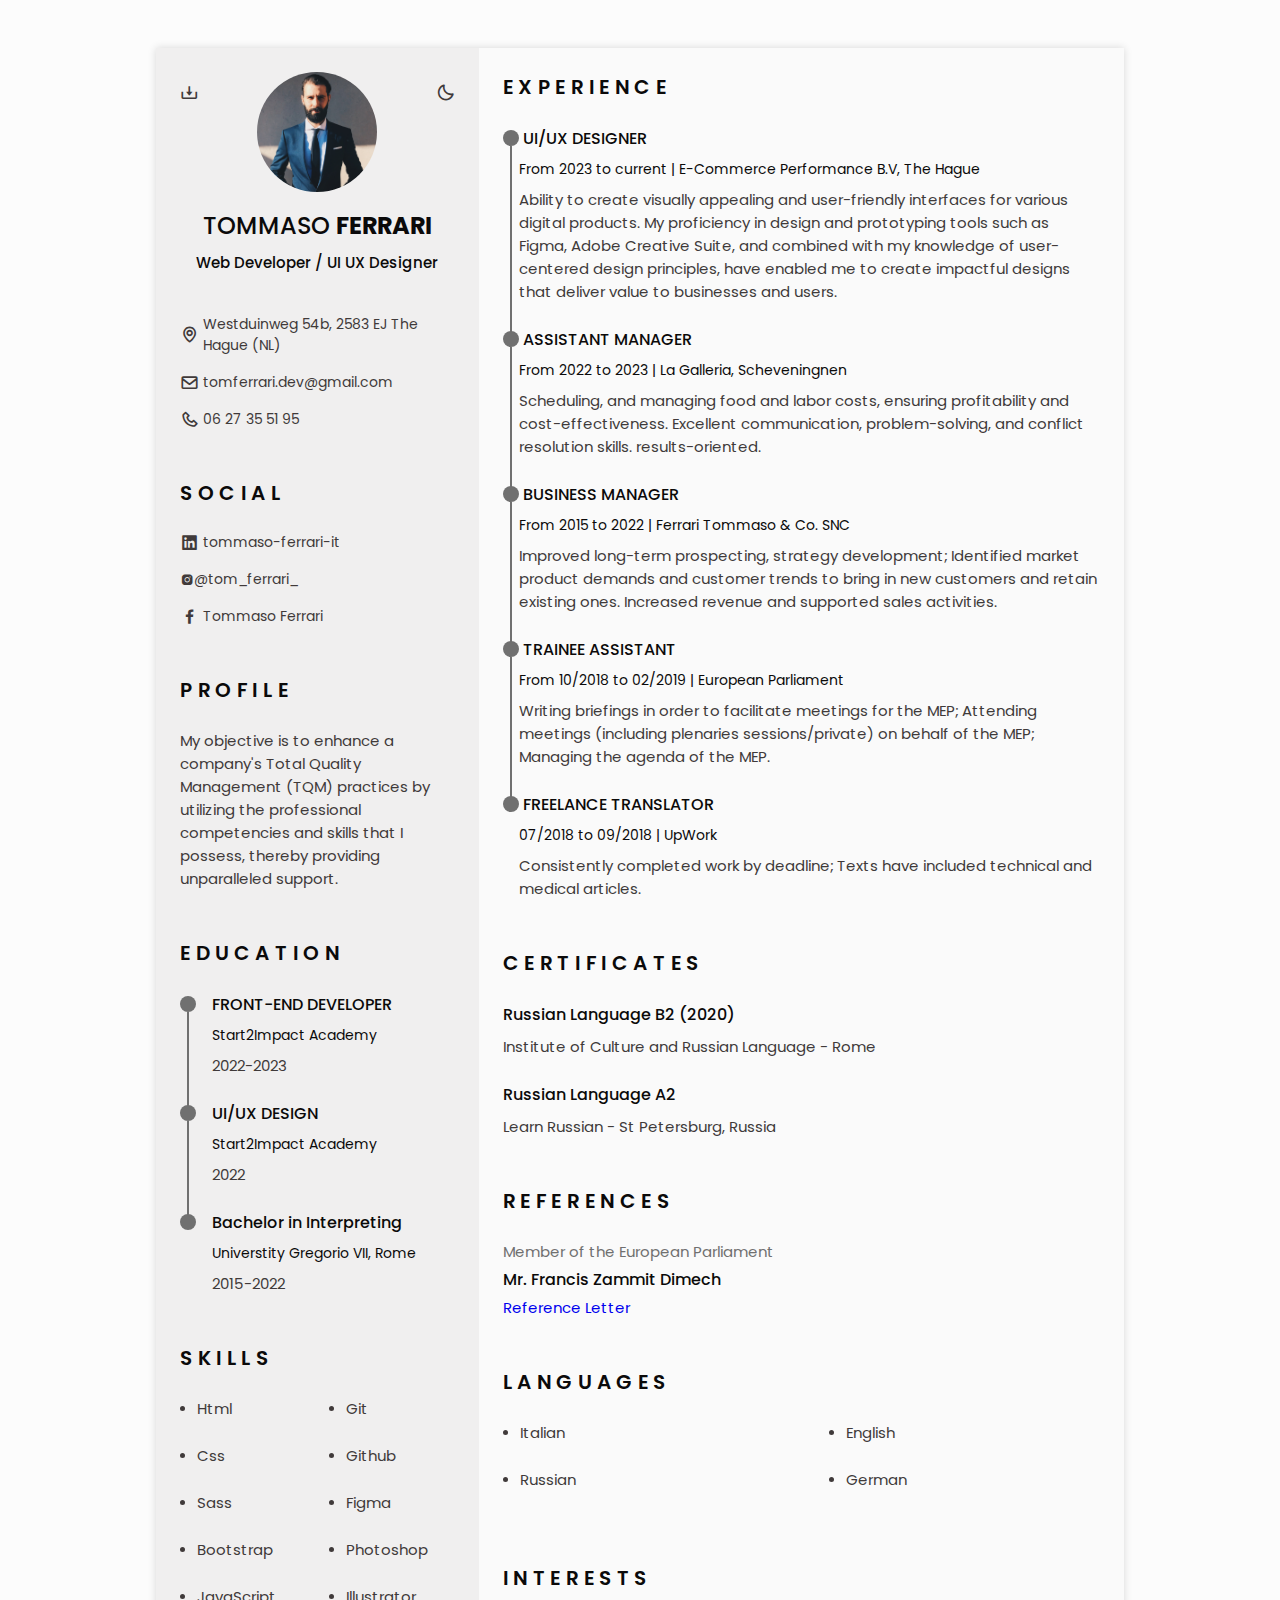
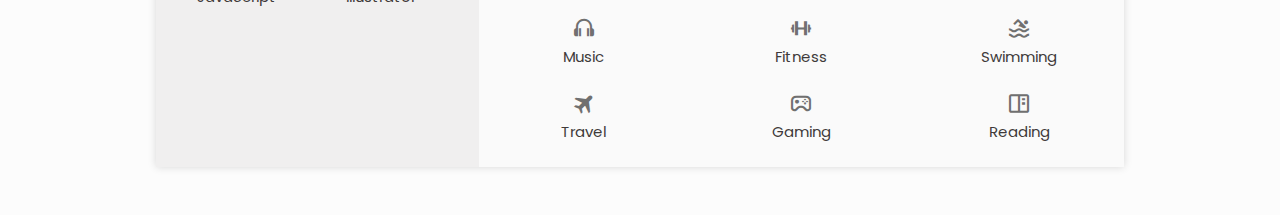
<file: Resume/resume.html>
<!DOCTYPE html>
<html lang="en">
<head>
    <meta charset="UTF-8">
    <meta http-equiv="X-UA-Compatible" content="IE=edge">
    <meta name="viewport" content="width=device-width, initial-scale=1.0">

    <!-- BOX ICONS -->
    <link rel="stylesheet"
    href="https://cdn.jsdelivr.net/npm/boxicons@latest/css/boxicons.min.css">


    <link rel="stylesheet" href="CSS/style.css">
    <title>Tommaso Ferrari Resume</title>
</head>
<body>
    <!-- HEADER -->
    <header class="l-header" id="header">
        <nav class="nav bd-container">
            <a href="#" class="nav__logo">TOM FERRARI</a>
            <div class="nav__menu" id="nav-menu">
                <ul class="nav__list">
                    <li class="nav__item">
                        <a href="#home" class="nav__link active-link">
                            <i class='bx bx-home nav__icon'></i>Home
                        </a>
                    </li>

                    <li class="nav__item">
                        <a href="#profile" class="nav__link">
                            <i class='bx bx-user nav__icon'></i>Profile
                        </a>
                    </li>

                    <li class="nav__item">
                        <a href="#education" class="nav__link">
                            <i class='bx bx-book nav__icon'></i>Education
                        </a>
                    </li>

                    <li class="nav__item">
                        <a href="#skills" class="nav__link">
                            <i class='bx bx-receipt nav__icon'></i>Skills
                        </a>
                    </li>

                    <li class="nav__item">
                        <a href="#experience" class="nav__link">
                            <i class='bx bx-briefcase-alt nav__icon'></i>Experience
                        </a>
                    </li>

                    <li class="nav__item">
                        <a href="#certificates" class="nav__link">
                            <i class='bx bx-award nav__icon'></i>Certificates
                        </a>
                    </li>

                    <li class="nav__item">
                        <a href="#references" class="nav__link">
                            <i class='bx bx-link-external nav__icon'></i>References
                        </a>
                    </li>
                </ul>
            </div>

            <div class="nav__toggle" id="nav-toggle">
                <i class='bx bx-grid-alt'></i>
            </div>
        </nav>
    </header>

    <main class="l-main bd-container">
        <!-- All elements within this div, is generated in PDF -->
        <div class="resume" id="area-cv">
            <div class="resume__left">
                 <!-- HOME -->
                 <section class="home" id="home">
                    <div class="home__container section bd-grid">
                        <div class="home__data bd-grid">
                            <img src="img/pic1.jpg" alt="" class="home__img">

                            <h1 class="home__title">TOMMASO <b>FERRARI</b></h1>
                            <h3 class="home__profession">Web Developer / UI UX Designer</h3>

                            <!-- Button to download CV saved in PDF folder. -->
                            <div>
                                <a  download="" href="pdf/Tommaso_Ferrari_Resume.pdf" class="home__button-movil">Download</a>
                            </div>
                        </div>

                        <div class="home__address bd-grid">
                            <span class="home__information">
                                <i class='bx bx-map home__icon'></i> Westduinweg 54b, 2583 EJ The Hague (NL)
                            </span>
                            <span class="home__information">
                                <i class='bx bx-envelope home__icon'></i> tomferrari.dev@gmail.com
                            </span>
                            <span class="home__information">
                                <i class='bx bx-phone home__icon'></i> 06 27 35 51 95
                            </span>
                        </div>
                    </div>
                    <!-- Theme change button -->
        <i class='bx bx-moon change-theme' title="Theme" id="theme-button"></i>
                    <!-- Button to generate and download pdf -->
        <i class='bx bx-download generate-pdf' title="Generate PDF" id="resume-button"></i>
                 </section>

        

        <!-- SOCIAL -->
        <section class="social section">
            <h2 class="section-title">SOCIAL</h2>

            <div class="social__container bd-grid">
                <a href="https://www.linkedin.com/in/tommaso-ferrari-it/" target="_blank" class="social__link">
                    <i class='bx bxl-linkedin-square social__icon'></i>tommaso-ferrari-it
                </a>
                <a href="https://www.instagram.com/tom_ferrari_/" target="_blank" class="social__link">
                    <i class='bx bxl-instagram-alt social_icon'></i>@tom_ferrari_
                </a>
                <a href="" target="_blank" class="social__link">
                    <i class='bx bxl-facebook social__icon'></i>Tommaso Ferrari
                </a>
            </div>
        </section>

        <!-- PROFILE -->

        <section class="profile section" id="profile">
            <h2 class="section-title">Profile</h2>

            <p class="profile__description">My objective is to enhance a company's Total Quality Management (TQM) practices by utilizing the professional competencies and skills that I possess, thereby providing unparalleled support.</p>
        </section>

        <!-- EDUCATION -->

        <section class="education section" id="education">
            <h2 class="section-title">Education</h2>

            <div class="education__container bd-grid">
                <div class="education__content">
                    <div class="education__time">
                        <span class="education__rounder"></span>
                        <span class="education__line"></span>
                    </div>

                    <div class="education__data bd-grid">
                        <h3 class="education__title">FRONT-END DEVELOPER</h3>
                        <span class="education__studies">Start2Impact Academy</span>
                        <span class="education__year">2022-2023</span>
                    </div>
                </div>

                <div class="education__content">
                    <div class="education__time">
                        <span class="education__rounder"></span>
                        <span class="education__line"></span>
                    </div>

                    <div class="education__data bd-grid">
                        <h3 class="education__title">UI/UX DESIGN</h3>
                        <span class="education__studies">Start2Impact Academy</span>
                        <span class="education__year">2022</span>
                    </div>
                </div>

                <div class="education__content">
                    <div class="education__time">
                        <span class="education__rounder"></span>
                       <!-- <span class="education__line"></span> -->
                    </div>

                    <div class="education__data bd-grid">
                        <h3 class="education__title">Bachelor in Interpreting</h3>
                        <span class="education__studies">Universtity Gregorio VII, Rome</span>
                        <span class="education__year">2015-2022</span>
                    </div>
                </div>
            </div>
        </section>

        <!-- SKILLS -->
        
        <section class="skills section" id="skills">
            <h2 class="section-title">Skills</h2>

            <div class="skills__content bd-grid">
                <ul class="skills__data">
                    <li class="skills__name">
                        <span class="skills__circle"></span>Html
                    </li>
                    <li class="skills__name">
                        <span class="skills__circle"></span>Css
                    </li>
                    <li class="skills__name">
                        <span class="skills__circle"></span>Sass
                    </li>
                    <li class="skills__name">
                        <span class="skills__circle"></span>Bootstrap
                    </li>
                    <li class="skills__name">
                        <span class="skills__circle"></span>JavaScript
                    </li>
                </ul>
                <ul class="skills__data">
                    <li class="skills__name">
                        <span class="skills__circle"></span>Git
                    </li>
                    <li class="skills__name">
                        <span class="skills__circle"></span>Github
                    </li>
                    <li class="skills__name">
                        <span class="skills__circle"></span>Figma
                    </li>
                    <li class="skills__name">
                        <span class="skills__circle"></span>Photoshop
                    </li>
                    <li class="skills__name">
                        <span class="skills__circle"></span>Illustrator
                    </li>
                </ul>
            </div>
        </section> 
            </div>

            <div class="resume__right">
                 <!-- EXPERIENCE -->
                 <section class="experience section" id="experience">
                    <h2 class="section-title">Experience</h2>

                    <div class="experience__container bd-grid">
                        <div class="experience__content">
                            <div class="experience time">
                                <span class="experience__rounder"></span>
                                <span class="experience__line"></span>
                            </div>

                            <div class="experience__data bd-grid">
                                <h3 class="experience__title">UI/UX DESIGNER</h3>
                                <span class="experience__company">From 2023 to current | E-Commerce Performance B.V, The Hague</span>
                                <p class="experience__description">Ability to create visually appealing and user-friendly
                                    interfaces for various digital products. My proficiency in
                                    design and prototyping tools such as Figma, Adobe Creative
                                    Suite, and combined with my knowledge of user-centered
                                    design principles, have enabled me to create impactful
                                    designs that deliver value to businesses and users.</p>
                            </div>
                        </div>

                        <div class="experience__content">
                            <div class="experience time">
                                <span class="experience__rounder"></span>
                                <span class="experience__line"></span>
                            </div>

                            <div class="experience__data bd-grid">
                                <h3 class="experience__title">ASSISTANT MANAGER</h3>
                                <span class="experience__company">From 2022 to 2023 | La Galleria, Scheveningnen</span>
                                <p class="experience__description">Scheduling, and managing food and labor costs, ensuring
                                    profitability and cost-effectiveness. Excellent communication,
                                    problem-solving, and conflict resolution skills. results-oriented.</p>
                            </div>
                        </div>

                        <div class="experience__content">
                            <div class="experience time">
                                <span class="experience__rounder"></span>
                                <span class="experience__line"></span>
                            </div>

                            <div class="experience__data bd-grid">
                                <h3 class="experience__title">BUSINESS MANAGER</h3>
                                <span class="experience__company">From 2015 to 2022 | Ferrari Tommaso & Co. SNC</span>
                                <p class="experience__description">Improved long-term prospecting, strategy development;
                                    Identified market product demands and customer trends to
                                    bring in new customers and retain existing ones. Increased
                                    revenue and supported sales activities.</p>
                            </div>
                        </div>

                        <div class="experience__content">
                            <div class="experience time">
                                <span class="experience__rounder"></span>
                                <span class="experience__line"></span>
                            </div>

                            <div class="experience__data bd-grid">
                                <h3 class="experience__title">TRAINEE ASSISTANT</h3>
                                <span class="experience__company">From 10/2018 to 02/2019 | European Parliament</span>
                                <p class="experience__description">Writing briefings in order to facilitate meetings for the MEP;
                                    Attending meetings (including plenaries sessions/private) on
                                    behalf of the MEP; Managing the agenda of the MEP.</p>
                            </div>
                        </div>
                        
                        <div class="experience__content">
                            <div class="experience time">
                                <span class="experience__rounder"></span>
                                <!--<span class="experience__line"></span>-->
                            </div>

                            <div class="experience__data bd-grid">
                                <h3 class="experience__title">FREELANCE TRANSLATOR</h3>
                                <span class="experience__company">07/2018 to 09/2018 | UpWork</span>
                                <p class="experience__description">Consistently completed work by deadline; Texts have
                                    included technical and medical articles.</p>
                            </div> 
                            
                        </div>
                    </div>
                 </section>

        <!-- CERTIFICATES -->
        <section class="certificate section" id="certificate">
            <h2 class="section-title">Certificates</h2>

            <div class="certificate__container bd-grid">
                <div class="certificate__content">
                    <h3 class="certificate__title">Russian Language B2 (2020)</h3>
                    <p class="certificate__description">Institute of Culture and Russian Language - Rome </p>
                </div>

                <div class="certificate__content">
                    <h3 class="certificate__title">Russian Language A2 </h3>
                    <p class="certificate__description">Learn Russian - St Petersburg, Russia</p>
                </div>

                <!--<div class="certificate__content">
                    <h3 class="certificate__title">Achievement medal for productivity excellence during the year (2019)</h3>
                    <p class="certificate__description">Lorem ipsum dolor sit amet consectetur adipisicing elit. Reprehenderit, commodi?</p>
                </div>-->
            </div>
        </section>

        <!-- REFERENCES -->
        <section class="references section" id="references">
            <h2 class="section-title">References</h2>

            <div class="references__container bd-grid">
                <div class="references__content bd-grid">
                    <span class="references__subtitle">Member of the European Parliament</span>
                    <h3 class="references__title">Mr. Francis Zammit Dimech</h3>
                    <ul class="references__contact">
                        <li><a href="bit.ly/3y8HVGc">Reference Letter</a></li>
                        <!--<li>Email: user@email.com</li>-->
                    </ul>
                </div>

                <!--<div class="references__content bd-grid">
                    <span class="references__subtitle">Mag. Developer</span>
                    <h3 class="references__title">Mr. Robbinson Bass</h3>
                    <ul class="references__contact">
                        <li>Phone: 999-888-777</li>
                        <li>Email: user@email.com</li>
                    </ul>
                </div>-->
            </div>
        </section>
        <!-- LANGUAGES --> 
        <section class="languages section">
            <h2 class="section-title">Languages</h2>

            <div class="languages__container">
                <ul class="languages__content bd-grid">
                    <li class="languages__name">
                        <span class="languages__circle"></span> Italian
                    </li>
                    <li class="languages__name">
                        <span class="languages__circle"></span> English
                    </li>
                    <li class="languages__name">
                        <span class="languages__circle"></span> Russian
                    </li>
                    <li class="languages__name">
                        <span class="languages__circle"></span> German
                    </li>
                </ul>
            </div>
        </section> 

        <!-- INTERESTS --> 
        <section class="interest section">
            <h2 class="section-title">Interests</h2>

            <div class="interests__container bd-grid">
                <div class="interests__content">
                    <i class='bx bx-headphone interests__icon'></i>
                    <span class="interests__name">Music</span>
                </div>
                <div class="interests__content">
                    <i class='bx bx-dumbbell interests__icon'></i>
                    <span class="interests__name">Fitness</span>
                </div>
                <div class="interests__content">
                    <i class='bx bx-swim interests__icon'></i>
                    <span class="interests__name">Swimming</span>
                </div>
                <div class="interests__content">
                    <i class='bx bxs-plane-alt interests__icon'></i>
                    <span class="interests__name">Travel</span>
                </div>
                <div class="interests__content">
                    <i class='bx bx-joystick interests__icon'></i>
                    <span class="interests__name">Gaming</span>
                </div>
                <div class="interests__content">
                    <i class='bx bx-book-content interests__icon'></i>
                    <span class="interests__name">Reading</span>
                </div>
            </div>
        </section> 

            </div>
            </div>
        </main>
    

    <!-- SCROLL TOP -->
    <a href="#" class="scrolltop" id="scroll-top">
        <i class='bx bx-up-arrow-alt scrolltop__icon'></i>
    </a>

    <!-- HTML2PDF -->
    <script src="js/html2pdf.bundle.min.js"></script>

    <!-- MAIN JS -->
    <script src="js/main.js"></script>
</body>
</html>
</file>
<file: Resume/CSS/style.css>
/* GOOGLE FONT */
@import url('https://fonts.googleapis.com/css2?family=Poppins:wght@400;500;600&display=swap');

/* VARIABLE CSS */
:root {
--header-height: 3rem;

/* COLORS */
--title-color: #0B0A0A;
--text-color: #403A3A;
--text-color-light: #707070;
--container-color: #FAFAFA;
--container-color-alt: #F0EFEF;
--body-color: #FCFCFC;

/* FONT AND TYPOGRAPHY */
--body-font: 'Poppins', sans-serif;
--h1-font-size: 1.5rem;
--h2-font-size: 1.25rem;
--h3-font-size: 1rem;
--normal-font-size: 0.938rem;
--small-font-size: 0.875rem;
--smaller-font-size-alt: 0.813rem;

/* FONT WEIGHT */
--font-medium: 500;
--font-semi-bold: 600;


/* MARGINS */
--mb-1: 0.5rem;
--mb-2: 1rem;
--mb-3: 1.5rem;


/* Z-INDEX */
--z-tooltip: 10;
--z-fixed: 100;
}

*, ::before, ::after {
  box-sizing: border-box;
}

html {
    scroll-behavior: smooth;
}

/* VARIABLES DARK THEME */
body.dark-theme {
    --title-color: #F2F2F2;
--text-color: #BFBFBF;
--container-color: #212121;
--container-color-alt: #181616;
--body-color: #2B2B2B;
}

/* BUTTON DARK/LIGHT */
.change-theme {
    position: absolute;
    right: 0;
    top: 2.2rem;
    display: flex;
    color: var(--text-color);
    font-size: 1.2rem;
    cursor: pointer;
}

.change-theme:hover {
    color: var(--title-color);
}

/* FONT SIZE VARIABLES TO SCALE CV */
body.scale-cv {
--h1-font-size: .938rem;
--h2-font-size: .938rem;
--h3-font-size: .875rem;
--normal-font-size: .813rem;
--small-font-size: .75rem;
--smaller-font-size-alt: .688rem;
}

/* GENERATE PDF BUTTON */
.generate-pdf {
    display: none;
    position: absolute;
    top: 2.2rem;
    left: 0;
    font-size: 1.2rem;
    color: var(--text-color);
    cursor: pointer;
}

.generate-pdf:hover {
    color: var(--title-color);
}


/* CLASS MODIFIED TO REDUCE SIZE AND PRINT ON A4 SHEET */
.scale-cv .change-theme,
.scale-cv .generate-pdf {
    display: none;
}

.scale-cv .bd-conatiner {
    max-width: 595px;
}

.scale-cv .section {
    padding: 1.5rem 0 .80rem;
}

.scale-cv .section-title {
    margin-bottom: .75rem;
}

.scale-cv .resume__left,
.scale-cv .resume__right {
    padding: 0 1rem;
}

.scale-cv .home__img {
    width: 90px;
    height: 90px;
}

.scale-cv .home__container {
    gap: 1.5rem;
}

.scale-cv .home__data {
    gap: .25rem;
}

.scale-cv .home__address,
.scale-cv .social__container {
    gap: .75rem;
}

.scale-cv .home__icon,
.scale-cv .social__icon
.scale-cv .interest__icon {
    font-size: 1rem;
}

.scale-cv .education__container,
.scale-cv .experience__container,
.scale-cv .certificate__container {
    gap: 1rem;
}

.scale-cv .education__time,
.scale-cv .experience__time {
    padding-right: .5rem;
}

.scale-cv .education__rounder,
.scale-cv .experience__rounder {
    width: 11px;
    height: 11px;
    margin-top: .22rem;
}

.scale-cv .education__line,
.scale-cv .experience__line {
    width: 1px;
    height: 110%;
    transform: translate(5px, 0);
}

.scale-cv .education__data,
.scale-cv .experience__data {
    gap: .25rem;
}

.scale-cv .skills__name {
    margin-bottom: var(--mb-1);
}

.scale-cv .skills__name {
    margin-bottom: 2.5rem;
}

.scale-cv .interest__container {
    column-gap: 2.5rem;
}


body {
    margin: 0 0 var(--header-height) 0;
    padding: 0;
    font-family: var(--body-font);
    font-size: var(--normal-font-size);
    background-color: var(--body-color);
    color: var(--text-color);
}

h1, h2, h3, ul, p {
    margin: 0;
}

h1, h2, h3 {
    color: var(--title-color);
    font-weight: var(--font-medium);
}

ul {
    padding: 0;
    list-style: none;
}

a {
    text-decoration: none;
}

img {
    max-width: 100%;
    height: auto;
}

/* CLASS CSS */
.section {
    padding: 1.5rem 0;
}

.section-title {
    font-size: var(--h2-font-size);
    color: var(--title-color);
    font-weight: var(--font-semi-bold);
    text-transform: uppercase;
    letter-spacing: 0.35rem;
    text-align: center;
    margin-bottom: var(--mb-3);
}

/* LAYOUT */
.bd-container {
    max-width: 968px;
    width: calc(100% - 3rem);
    margin-left: var(--mb-3);
    margin-right: var(--mb-3);
}

.bd-grid {
    display: grid;
    gap: 1.5rem;
}

.l-header {
    width: 100%;
    position: fixed;
    bottom: 0;
    left: 0;
    z-index: var(--z-fixed);
    background-color: var(--body-color);
    box-shadow: 0 -1px 4px rgba(0, 0, 0, 0.1);
    transition: 0.3s;
}


/* NAV */
.nav {
    height: var(--header-height);
    display: flex;
    align-items: center;
    justify-content: space-between;
}

@media screen and (max-width: 968px) {
    .nav__menu {
        position: fixed;
        bottom: -100%;
        left: 0;
        width: 100%;
        padding: 2rem 1.5rem;
        background-color: var(--body-color);
        box-shadow: 0 1px 4px rgba(0, 0, 0, 0.1);
        border-radius: 1rem 1rem 0 0;
        z-index: var(--z-fixed);
        transition: 0.3s;
    }
}

.nav__logo,
.nav__toggle {
    color: var(--title-color);
    font-weight: var(--font-medium);
}

.nav__toggle {
    font-size: 1.2rem;
    cursor: pointer;
}

.nav__item {
    text-align: center;
}

.nav__list {
    display: grid;
    grid-template-columns: repeat(3, 1fr);
    gap: 2rem;
}

.nav__link {
    display: flex;
    flex-direction: column;
    font-size: var(--smaller-font-size);
    color: var(--text-color-light);
    font-weight: var(--font-medium);
}

.nav__link:hover {
    color: var(--title-color);
}

.nav__icon {
    font-size: 1.2rem;
    margin-bottom: var(--mb-1);
}


/* SHOW MENU */
.show-menu {
    bottom: var(--header-height);
}


/* ACTIVE MENU LINK */
.active-link {
    color: var(--title-color);
}

/* HOME */
.home {
    position: relative;
}

.home__container {
    gap: 3rem;
}

.home__data {
    gap: 0.5rem;
    text-align: center;
}

.home__img {
    width: 120px;
    height: 120px;
    border-radius: 50%;
    justify-self: center;
    margin-bottom: var(--mb-1);
}

.home__title {
    font-size: var(--h1-font-size);
}

.home__profession {
    font-size: var(--normal-font-size);
    margin-bottom: var(--mb-1);
}

.home__address {
    gap: 1rem;
}

.home__information {
    display: flex;
    align-items: center;
    font-size: var(--small-font-size);
}

.home__icon {
    font-size: 1.2rem;
    margin-right: 0.25rem;
}

.home__button-movil {
    display: inline-block;
    border: 2px solid var(--text-color);
    color: var(--title-color);
    padding: 1rem 2rem;
    border-radius: 0.25rem;
    transition: 0.3s;
    font-weight: var(--font-medium);
    margin-top: var(--mb-3);
}

.home__button-movil:hover {
    background-color: var(--text-color);
    color: var(--container-color);
}

/* SOCIAL */
.social__container {
    grid-template-columns: max-content;
    gap: 1rem;
}

.social__link {
    display: inline-flex;
    align-items: center;
    font-size: var(--small-font-size);
    color: var(--text-color);
}

.social__link:hover {
    color: var(--title-color);
}

.social__icon {
    font-size: 1.2rem;
    margin-right: 0.25rem;
}

/* PROFILE */
.pofile__description {
    text-align: center;
}

/* EDUCATION AND EXPERIENCE */
.education__content,
.experience__content {
    display: flex;
}

.education__time,
.experience__time {
    padding-right: 1rem;
}

.education__rounder,
.experience__rounder {
    position: relative;
    display: block;
    width: 16px;
    height: 16px;
    background-color: var(--text-color-light);
    border-radius: 50%;
    margin-top: 0.25rem;
}

.education__line,
.experience__line {
    display: block;
    width: 2px;
    height: 110%;
    background-color: var(--text-color-light);
    transform: translate(7px, 0);
}

.education__data,
.experience__data {
    gap: 0.5rem;
}

.education__title,
.experience__title {
    font-size: var(--h3-font-size);
}

.experience__title {
    margin-left: 4px;
}

.education__studies,
.experience__company {
    font-size: var(--small-font-size);
    color: var(--title-color);
}

.education__year {
    font-size: var(--smaller-font-size);
}

/* SKILLS AND LANGUAGES */
.skills__content,
.languages__content {
    grid-template-columns: repeat(2, 1fr)!important;
}

.languages__content {
    gap: 0;
}

.skills__name,
.languages__name {
    display: flex;
    align-items: center;
    margin-bottom: var(--mb-3);
}

.skills__circle,
.languages__circle {
    display: inline-block;
    width: 5px;
    height: 5px;
    background-color: var(--text-color);
    border-radius: 50%;
    margin-right: 0.75rem;
}

/* CERTIFICATES */
.certificate__title {
    font-size: var(--h3-font-size);
    margin-bottom: var(--mb-1);
}

/* REFERENCES */
.references__content {
    gap: 0.25rem;
}

.references__subtitle {
    color: var(--text-color-light);
}

.references__subtitle,
.references__contact {
    font-size: var(--smaller-font-size);
}

.references__title {
    font-size: var(--h3-font-size);
}

/* INTERESTS */
.interests__container {
    grid-template-columns: repeat(3, 1fr)!important;
    margin-top: var(--mb-2);
}

.interests__content {
    display: flex;
    flex-direction: column;
    align-items: center;
}

.interests__icon {
    font-size: 1.5rem;
    color: var(--text-color-light);
    margin-bottom: .25rem;
}

/* SCROLLTOP */
.scrolltop {
    position: fixed;
    right: 1rem;
    bottom: -20%;
    display: flex;
    justify-content: center;
    align-items: center;
    padding: 0.3rem;
    background-color: var(--container-color-alt);
    border-radius: 0.4rem;
    z-index: var(--z-tooltip);
    transition: 0.4s;
    visibility: hidden;
}

.scrolltop__icon {
    font-size: 1.2rem;
    color: var(--text-color);
}

.show-scroll {
    visibility: visible;
    bottom: 5rem;
}

/* MEDIA QUERIES */
/* for small devices, menu two columns */
@media screen and (max-width: 320px) {
    .nav__list {
        grid-template-columns: repeat(2, 1fr);
        gap: 1rem .5rem;
    }
}

/* classes modified for large screen size */
@media screen and (min-width: 968px) {
    body {
        margin: 3rem 0;
    }

    .bd-container {
        margin-left: auto;
        margin-right: auto;
    }

    .l-header,
    .scrolltop {
        display: none;
    }

    .resume {
        display: grid;
        grid-template-columns: .5fr 1fr;
        background-color: var(--container-color);
        box-shadow: 0 0 8px rgb(13, 12, 12, .15);
    }

    .resume__left {
        background-color: var(--container-color-alt);
    }

    .resume__left,
    .resume__right {
        padding: 0 1.5rem;
    }

    .generate-pdf {
        display: inline-block;
    }

    .section-title,
    .profile__description {
        text-align: initial;
    }

    .home__container {
        gap: 1.5rem
    }

    .home__button-movil {
        display: none;
    }

    .references__container {
        grid-template-columns: repeat(2, 1fr);
    }

    .languages__content {
        grid-template-columns: repeat(4, max-content);
        column-gap: 3.5rem;
    }

    .interests__container {
        grid-template-columns: repeat(3, max-content);
        column-gap: 3.5rem;
    }
}
</file>
